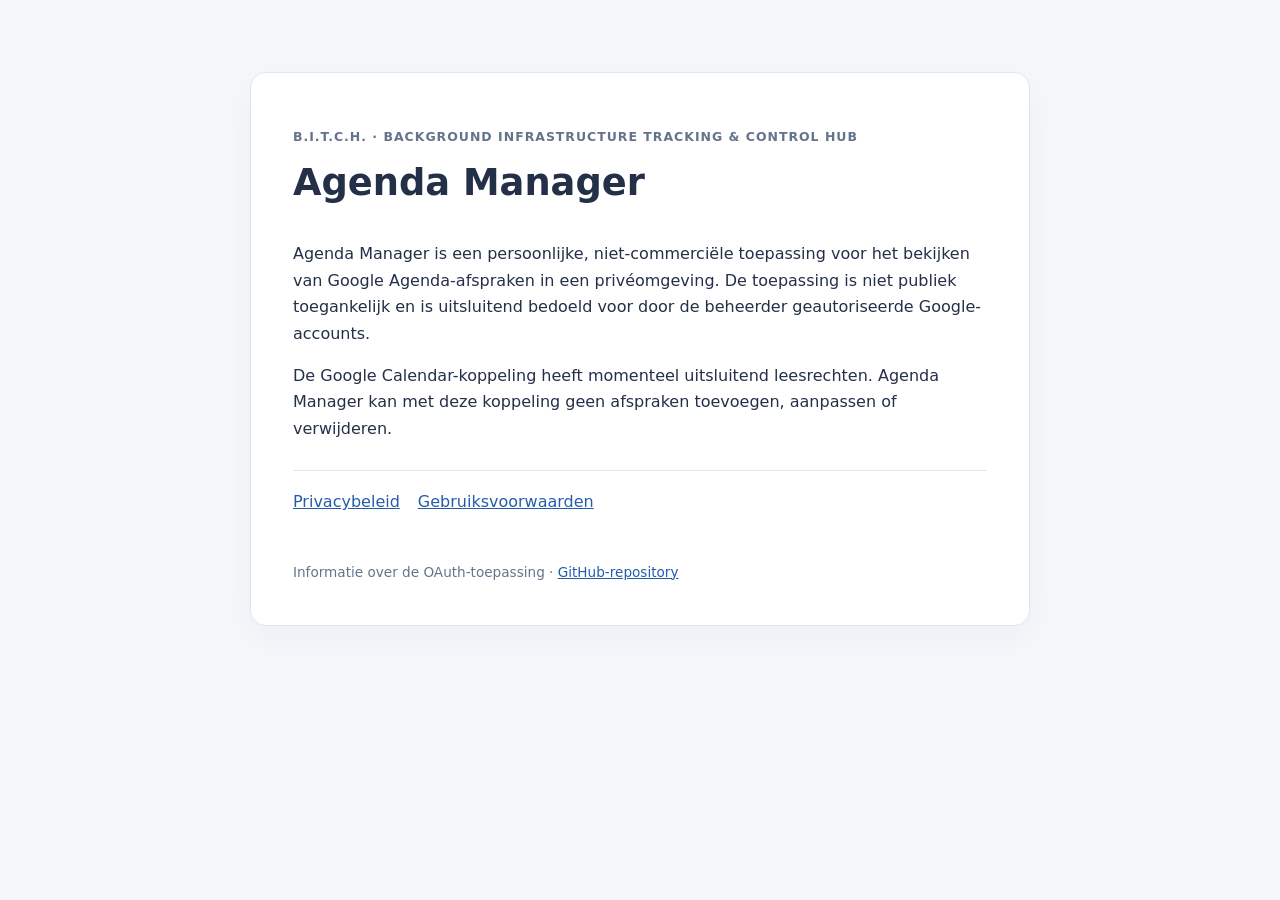
<file: index.html>
<!doctype html>
<html lang="nl"><head><meta charset="utf-8"><meta name="viewport" content="width=device-width,initial-scale=1"><title>B.I.T.C.H. Agenda Manager</title><link rel="stylesheet" href="style.css"></head>
<body><main><p class="eyebrow">B.I.T.C.H. · Background Infrastructure Tracking &amp; Control Hub</p><h1>Agenda Manager</h1><p>Agenda Manager is een persoonlijke, niet-commerciële toepassing voor het bekijken van Google Agenda-afspraken in een privéomgeving. De toepassing is niet publiek toegankelijk en is uitsluitend bedoeld voor door de beheerder geautoriseerde Google-accounts.</p><p>De Google Calendar-koppeling heeft momenteel uitsluitend leesrechten. Agenda Manager kan met deze koppeling geen afspraken toevoegen, aanpassen of verwijderen.</p><nav><a href="privacy.html">Privacybeleid</a><a href="terms.html">Gebruiksvoorwaarden</a></nav><footer>Informatie over de OAuth-toepassing · <a href="https://github.com/BartMan1974/bitch-oauth">GitHub-repository</a></footer></main></body></html>
</file>
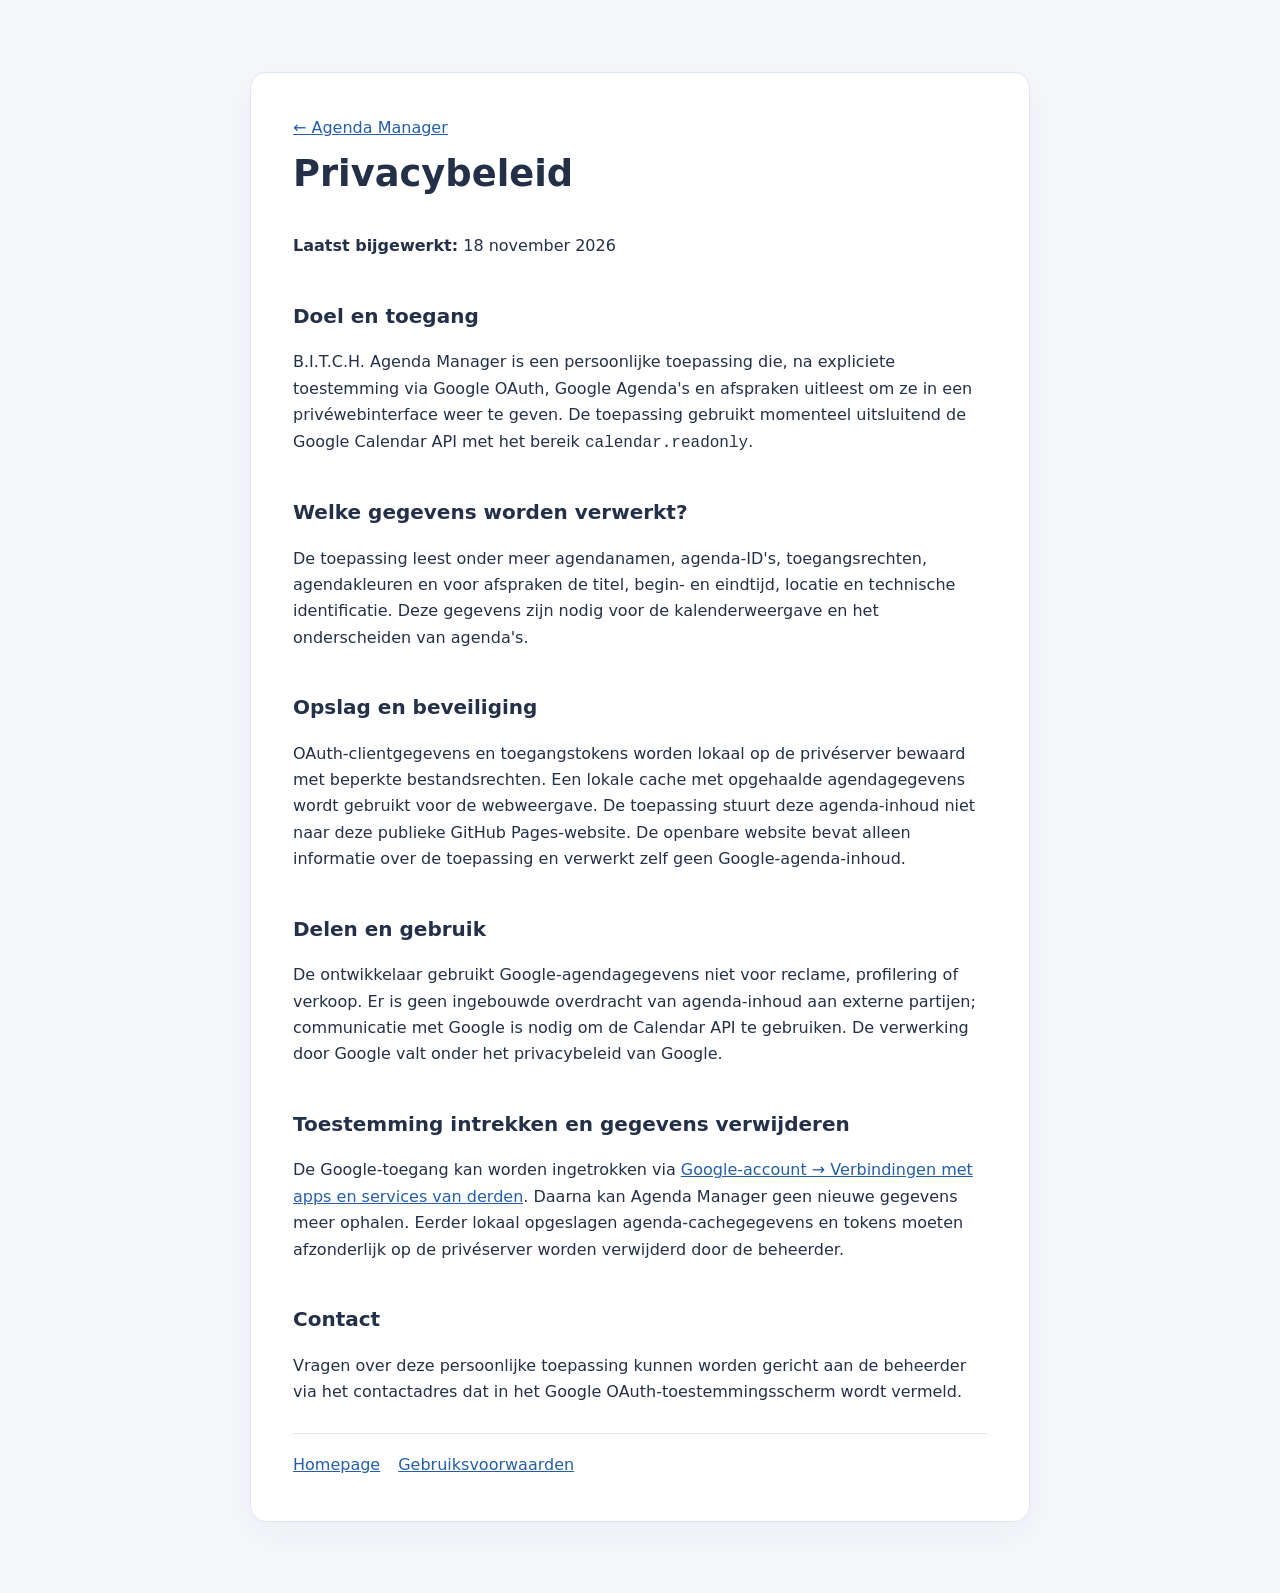
<file: privacy.html>
<!doctype html>
<html lang="nl"><head><meta charset="utf-8"><meta name="viewport" content="width=device-width,initial-scale=1"><title>Privacybeleid — B.I.T.C.H. Agenda Manager</title><link rel="stylesheet" href="style.css"></head>
<body><main><a href="index.html">← Agenda Manager</a><h1>Privacybeleid</h1><p><strong>Laatst bijgewerkt:</strong> 18 november 2026</p>
<h2>Doel en toegang</h2><p>B.I.T.C.H. Agenda Manager is een persoonlijke toepassing die, na expliciete toestemming via Google OAuth, Google Agenda's en afspraken uitleest om ze in een privéwebinterface weer te geven. De toepassing gebruikt momenteel uitsluitend de Google Calendar API met het bereik <code>calendar.readonly</code>.</p>
<h2>Welke gegevens worden verwerkt?</h2><p>De toepassing leest onder meer agendanamen, agenda-ID's, toegangsrechten, agendakleuren en voor afspraken de titel, begin- en eindtijd, locatie en technische identificatie. Deze gegevens zijn nodig voor de kalenderweergave en het onderscheiden van agenda's.</p>
<h2>Opslag en beveiliging</h2><p>OAuth-clientgegevens en toegangstokens worden lokaal op de privéserver bewaard met beperkte bestandsrechten. Een lokale cache met opgehaalde agendagegevens wordt gebruikt voor de webweergave. De toepassing stuurt deze agenda-inhoud niet naar deze publieke GitHub Pages-website. De openbare website bevat alleen informatie over de toepassing en verwerkt zelf geen Google-agenda-inhoud.</p>
<h2>Delen en gebruik</h2><p>De ontwikkelaar gebruikt Google-agendagegevens niet voor reclame, profilering of verkoop. Er is geen ingebouwde overdracht van agenda-inhoud aan externe partijen; communicatie met Google is nodig om de Calendar API te gebruiken. De verwerking door Google valt onder het privacybeleid van Google.</p>
<h2>Toestemming intrekken en gegevens verwijderen</h2><p>De Google-toegang kan worden ingetrokken via <a href="https://myaccount.google.com/connections">Google-account → Verbindingen met apps en services van derden</a>. Daarna kan Agenda Manager geen nieuwe gegevens meer ophalen. Eerder lokaal opgeslagen agenda-cachegegevens en tokens moeten afzonderlijk op de privéserver worden verwijderd door de beheerder.</p>
<h2>Contact</h2><p>Vragen over deze persoonlijke toepassing kunnen worden gericht aan de beheerder via het contactadres dat in het Google OAuth-toestemmingsscherm wordt vermeld.</p>
<nav><a href="index.html">Homepage</a><a href="terms.html">Gebruiksvoorwaarden</a></nav></main></body></html>
</file>
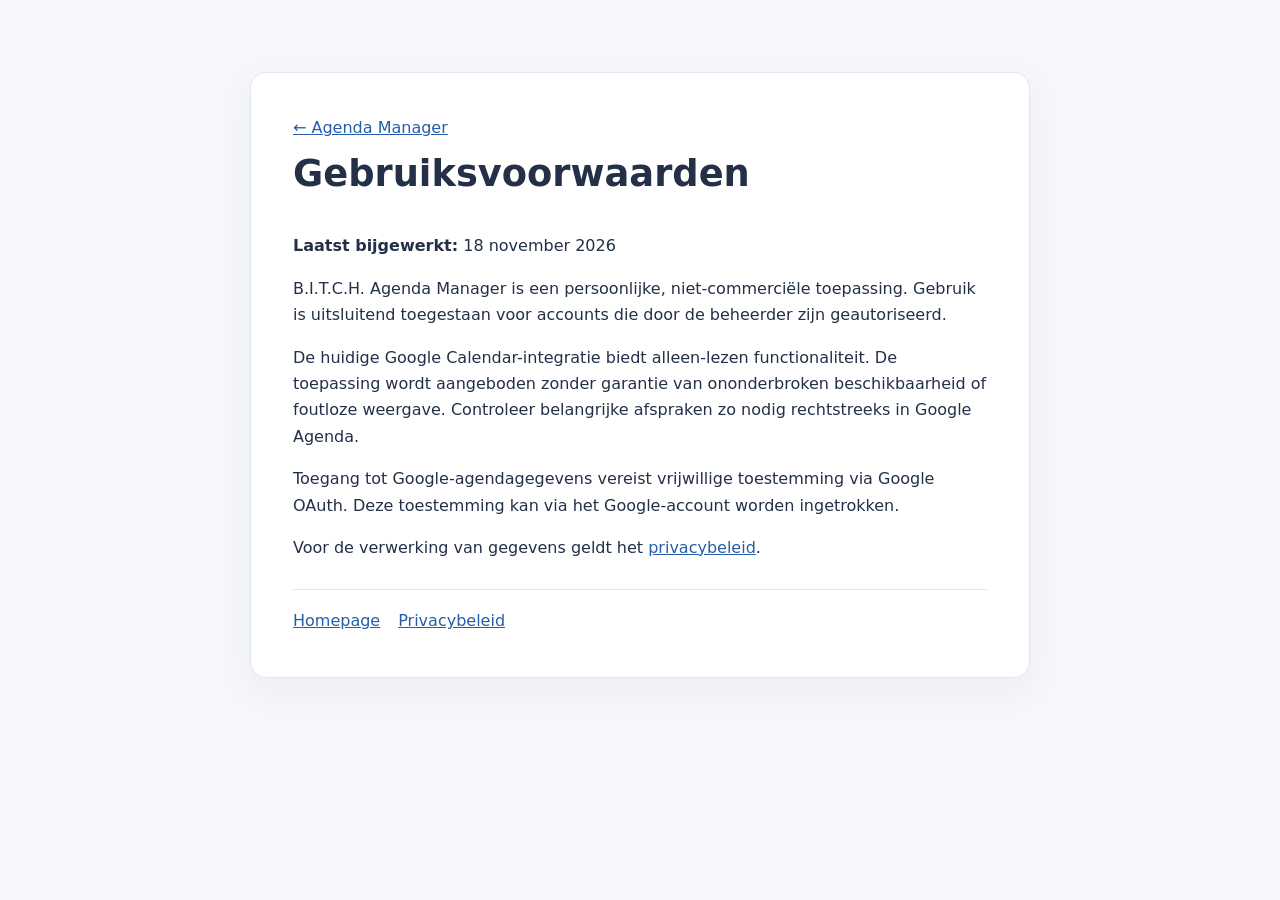
<file: terms.html>
<!doctype html>
<html lang="nl"><head><meta charset="utf-8"><meta name="viewport" content="width=device-width,initial-scale=1"><title>Gebruiksvoorwaarden — B.I.T.C.H. Agenda Manager</title><link rel="stylesheet" href="style.css"></head><body><main><a href="index.html">← Agenda Manager</a><h1>Gebruiksvoorwaarden</h1><p><strong>Laatst bijgewerkt:</strong> 18 november 2026</p><p>B.I.T.C.H. Agenda Manager is een persoonlijke, niet-commerciële toepassing. Gebruik is uitsluitend toegestaan voor accounts die door de beheerder zijn geautoriseerd.</p><p>De huidige Google Calendar-integratie biedt alleen-lezen functionaliteit. De toepassing wordt aangeboden zonder garantie van ononderbroken beschikbaarheid of foutloze weergave. Controleer belangrijke afspraken zo nodig rechtstreeks in Google Agenda.</p><p>Toegang tot Google-agendagegevens vereist vrijwillige toestemming via Google OAuth. Deze toestemming kan via het Google-account worden ingetrokken.</p><p>Voor de verwerking van gegevens geldt het <a href="privacy.html">privacybeleid</a>.</p><nav><a href="index.html">Homepage</a><a href="privacy.html">Privacybeleid</a></nav></main></body></html>
</file>
<file: style.css>
*{box-sizing:border-box}body{margin:0;background:#f5f7fb;color:#233047;font:16px/1.65 system-ui,-apple-system,Segoe UI,sans-serif}main{max-width:780px;margin:8vh auto;padding:42px;background:#fff;border:1px solid #e0e6f0;border-radius:16px;box-shadow:0 12px 38px #2430470b}h1{font-size:2.3rem;line-height:1.2;margin:.3em 0 1em}h2{font-size:1.25rem;margin-top:2em}p{margin:1em 0}.eyebrow{font-size:.78rem;font-weight:700;letter-spacing:.08em;text-transform:uppercase;color:#64748b}a{color:#245eaa}nav{display:flex;gap:18px;flex-wrap:wrap;margin-top:28px;padding-top:18px;border-top:1px solid #e0e6f0}footer{margin-top:45px;color:#64748b;font-size:.85rem}code{overflow-wrap:anywhere}@media(max-width:820px){main{margin:0;padding:24px;border:0;border-radius:0}}
</file>
